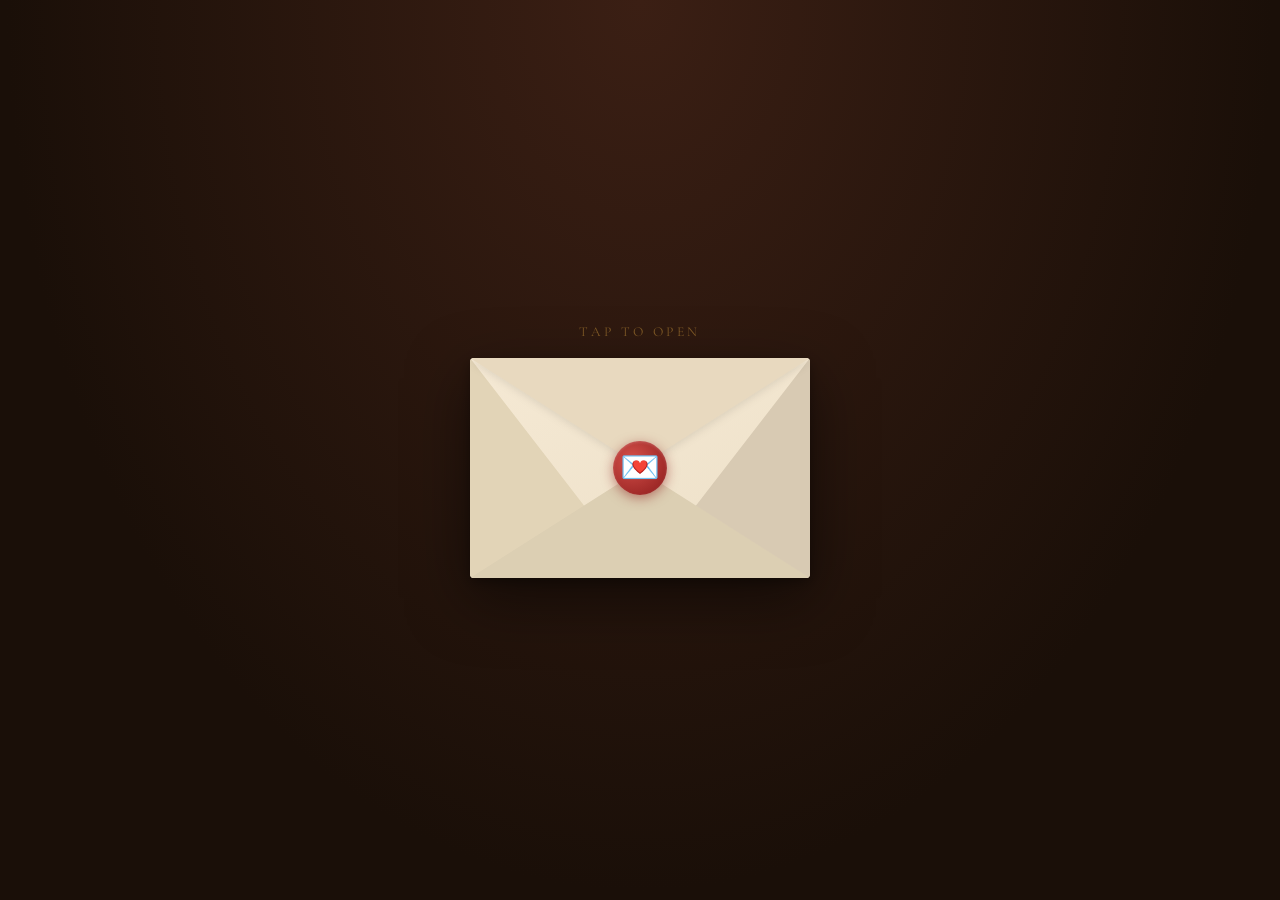
<file: sendLetter/index.html>
<!DOCTYPE html>
<html lang="en">

<head>
    <meta charset="UTF-8">
    <meta name="viewport" content="width=device-width, initial-scale=1.0">
    <title>this is for you</title>
    <link
        href="https://fonts.googleapis.com/css2?family=Cormorant+Garamond:ital,wght@0,300;0,400;1,300;1,400&family=Pinyon+Script&display=swap"
        rel="stylesheet">
    <link rel="stylesheet" href="style.css">

</head>

<body>

    <!-- Floating petals -->
    <div class="petal" style="left:8%;animation-duration:7s;animation-delay:0s;font-size:0.7rem;">🌹</div>
    <div class="petal" style="left:16%;animation-duration:7s;animation-delay:0s;font-size:0.7rem;">❤️</div>
    <div class="petal" style="left:22%;animation-duration:9s;animation-delay:1.5s;font-size:0.5rem;">✿</div>
    <div class="petal" style="left:30%;animation-duration:9s;animation-delay:1.5s;font-size:0.5rem;">💞</div>
    <div class="petal" style="left:38%;animation-duration:6s;animation-delay:3s;">🌸</div>
    <div class="petal" style="left:44%;animation-duration:6s;animation-delay:3s;">💘</div>
    <div class="petal" style="left:55%;animation-duration:8s;animation-delay:0.8s;font-size:0.6rem;">❀</div>
    <div class="petal" style="left:63%;animation-duration:8s;animation-delay:0.8s;font-size:0.6rem;">🥰</div>
    <div class="petal" style="left:70%;animation-duration:7.5s;animation-delay:2.2s;">🌹</div>
    <div class="petal" style="left:77%;animation-duration:7.5s;animation-delay:2.2s;">💖</div>
    <div class="petal" style="left:85%;animation-duration:10s;animation-delay:0.3s;font-size:0.5rem;">✿</div>
    <div class="petal" style="left:88%;animation-duration:10s;animation-delay:0.3s;font-size:0.5rem;">💝</div>
    <div class="petal" style="left:92%;animation-duration:6.5s;animation-delay:4s;font-size:0.6rem;">🌸</div>
    <div class="petal" style="left:99%;animation-duration:6.5s;animation-delay:4s;font-size:0.6rem;">💌</div>

    <div class="envelope-scene">
        <p class="open-hint">tap to open</p>

        <div class="envelope" id="envelope" onclick="openEnvelope()">
            <div class="env-body">
                <div class="env-left"></div>
                <div class="env-right"></div>
                <div class="env-bottom"></div>
                <div class="env-flap"></div>
                <div class="seal">💌</div>
            </div>
        </div>

        <!-- Letter -->
        <div class="letter-wrap" id="letter">
            <div class="letter-paper">
                <span class="corner-rose tl">❦</span>
                <span class="corner-rose tr">❦</span>
                <span class="corner-rose bl">❦</span>
                <span class="corner-rose br">❦</span>

                <div class="ornament">❧❤️ For You ❤️❧</div>

                <div class="letter-date" id="letter-date"></div>

                <div class="letter-salutation">
                    <pre class="pre-word">My Dearest,
                     <!-- piu ❤️ -->
                </pre>
                </div>

                <div class="letter-body">
                    <p>
                        There are words I have rehearsed a hundred times, yet whenever you are near, they dissolve into
                        silence — because no sentence feels worthy of what you mean to me. So I write this instead,
                        hoping that ink and paper can carry what my voice sometimes cannot.
                    </p>
                    <p>
                        You are the kind of person who makes ordinary moments feel like <em>gifts</em>. A shared glance.
                        The sound of your laughter. The way you say my name. Each of these small things has quietly
                        rearranged the furniture of my heart, and I find I would not have it any other way.
                    </p>
                    <p>
                        I do not know what the future holds, but I know this: wherever it leads, I want you to be there
                        — not because I am afraid of being alone, but because everything is simply <em>better</em> when
                        it is shared with you. You make me want to be more patient, more present, more tender with the
                        world.
                    </p>
                    <p>
                        So this letter is not an ending, nor a grand declaration. It is just a small, honest note to
                        say: <em>I see you. I choose you. And I am so glad you are mine.</em>
                    </p>
                </div>

                <div class="letter-closing">With all of my love,</div>
                <div class="letter-signature">Always yours ♡</div>

                <div class="heart-divider">· · · ♥ · · ·</div>
            </div>
        </div>
    </div>

    <script src="script.js"></script>
</body>

</html>
</file>
<file: sendLetter/style.css>
*,
*::before,
*::after {
    box-sizing: border-box;
    margin: 0;
    padding: 0;
}

:root {
    --cream: #fdf6ec;
    --parchment: #f5e9d4;
    --ink: #2c1a0e;
    --rose: #b5404a;
    --gold: #c9943a;
    --blush: #e8c4b8;
    --shadow: rgba(44, 26, 14, 0.12);
}

html,
body {
    min-height: 100%;
    background-color: #1a0f08;
}

body {
    font-family: "Cormorant Garamond", serif;
    background: radial-gradient(ellipse at 50% 0%, #3b1f14 0%, #1a0f08 70%);
    display: flex;
    align-items: center;
    justify-content: center;
    padding: 60px 20px;
    min-height: 100vh;
    position: relative;
    overflow-x: hidden;
}

/* Floating petals */
.petal {
    position: fixed;
    font-size: 1rem;
    opacity: 0;
    pointer-events: none;
    animation: fall linear infinite;
    user-select: none;
}

@keyframes fall {
    0% {
        transform: translateY(-40px) rotate(0deg);
        opacity: 0;
    }

    10% {
        opacity: 0.5;
    }

    90% {
        opacity: 0.3;
    }

    100% {
        transform: translateY(110vh) rotate(540deg);
        opacity: 0;
    }
}

/* Envelope wrapper */
.envelope-scene {
    perspective: 1200px;
    display: flex;
    flex-direction: column;
    align-items: center;
}

.open-hint {
    color: #c9943a88;
    font-family: "Cormorant Garamond", serif;
    font-size: 0.85rem;
    letter-spacing: 0.25em;
    text-transform: uppercase;
    margin-bottom: 18px;
    opacity: 0;
    animation: fadeUp 1s 2.2s forwards;
}

@keyframes fadeUp {
    from {
        opacity: 0;
        transform: translateY(8px);
    }

    to {
        opacity: 1;
        transform: translateY(0);
    }
}

/* The envelope */
.envelope {
    width: 340px;
    height: 220px;
    position: relative;
    cursor: pointer;
    transform-style: preserve-3d;
    transition: transform 0.3s;
    animation: envAppear 1s 0.4s both;
}

@keyframes envAppear {
    from {
        opacity: 0;
        transform: translateY(30px) scale(0.92);
    }

    to {
        opacity: 1;
        transform: translateY(0) scale(1);
    }
}

.envelope:hover {
    transform: translateY(-4px) scale(1.01);
}

.envelope.opened {
    animation: envFly 0.8s 0.1s forwards;
}

@keyframes envFly {
    to {
        opacity: 0;
        transform: translateY(-60px) scale(0.85);
    }
}

.env-body {
    width: 100%;
    height: 100%;
    background: linear-gradient(160deg, #f5e9d4, #ede0c8);
    border-radius: 4px;
    box-shadow:
        0 20px 60px rgba(0, 0, 0, 0.5),
        0 4px 12px rgba(0, 0, 0, 0.3);
    position: relative;
    overflow: hidden;
}

/* Envelope flap */
.env-flap {
    position: absolute;
    top: 0;
    left: 0;
    right: 0;
    height: 0;
    border-left: 170px solid transparent;
    border-right: 170px solid transparent;
    border-top: 108px solid #e8d9bf;
    filter: drop-shadow(0 2px 4px rgba(0, 0, 0, 0.1));
    transform-origin: top;
    transition: transform 0.6s cubic-bezier(0.4, 0, 0.2, 1);
    z-index: 2;
}

.envelope.flap-open .env-flap {
    transform: rotateX(180deg);
}

/* Envelope bottom triangles */
.env-bottom {
    position: absolute;
    bottom: 0;
    left: 0;
    right: 0;
    height: 0;
    border-left: 170px solid transparent;
    border-right: 170px solid transparent;
    border-bottom: 108px solid #dccfb3;
}

.env-left {
    position: absolute;
    bottom: 0;
    left: 0;
    width: 0;
    height: 0;
    border-bottom: 220px solid #e2d4b7;
    border-right: 170px solid transparent;
}

.env-right {
    position: absolute;
    bottom: 0;
    right: 0;
    width: 0;
    height: 0;
    border-bottom: 220px solid #d8cab3;
    border-left: 170px solid transparent;
}

/* Wax seal */
.seal {
    position: absolute;
    top: 50%;
    left: 50%;
    transform: translate(-50%, -50%);
    width: 54px;
    height: 54px;
    background: radial-gradient(circle at 35% 35%, #d4504a, #8b1a1a);
    border-radius: 50%;
    box-shadow:
        0 3px 12px rgba(139, 26, 26, 0.5),
        inset 0 1px 3px rgba(255, 255, 255, 0.2);
    display: flex;
    align-items: center;
    justify-content: center;
    font-size: 2rem;
    z-index: 3;
    transition: transform 0.3s;
}

.envelope:hover .seal {
    transform: translate(-50%, -50%) scale(1.08);
}

/* ── LETTER ── */
.letter-wrap {
    display: none;
    opacity: 0;
    transform: translateY(40px);
    transition:
        opacity 0.8s,
        transform 0.8s;
    width: min(680px, 94vw);
}

.letter-wrap.visible {
    display: block;
}

.letter-wrap.animate {
    opacity: 1;
    transform: translateY(0);
}

.letter-paper {
    background: var(--cream);
    /* background: pink; */
    border-radius: 2px;
    box-shadow:
        0 30px 80px rgba(0, 0, 0, 0.55),
        0 6px 20px rgba(0, 0, 0, 0.3);
    padding: 64px 72px 72px;
    position: relative;
    overflow: hidden;
}

/* Paper texture lines */
.letter-paper::before {
    content: "";
    position: absolute;
    inset: 0;
    background-image: repeating-linear-gradient(transparent,
            transparent 31px,
            #e8dcc866 32px);
    background-position: 0 72px;
    pointer-events: none;
}

/* Left margin line */
.letter-paper::after {
    content: "";
    position: absolute;
    top: 0;
    bottom: 0;
    left: 88px;
    width: 1px;
    background: #e0c8b033;
}

/* Corner roses */
.corner-rose {
    position: absolute;
    font-size: 2rem;
    opacity: 0.18;
    line-height: 1;
}

.corner-rose.tl {
    top: 16px;
    left: 16px;
}

.corner-rose.tr {
    top: 16px;
    right: 16px;
    transform: scaleX(-1);
}

.corner-rose.bl {
    bottom: 16px;
    left: 16px;
    transform: scaleY(-1);
}

.corner-rose.br {
    bottom: 16px;
    right: 16px;
    transform: scale(-1, -1);
}

/* Decorative top ornament */
.ornament {
    text-align: center;
    font-family: "Pinyon Script", cursive;
    font-size: 2.8rem;
    color: var(--rose);
    opacity: 0.7;
    margin-bottom: 28px;
    line-height: 1;
}

.letter-date {
    font-size: 0.82rem;
    letter-spacing: 0.18em;
    text-transform: uppercase;
    color: var(--gold);
    margin-bottom: 36px;
    opacity: 0.8;
}

.letter-salutation,
.pre-word {
    font-family: "Pinyon Script", cursive;
    font-size: 2.2rem;
    color: var(--rose);
    margin-bottom: 20px;
    line-height: 1.2;
}

.letter-body {
    font-size: 1.08rem;
    line-height: 2;
    color: var(--ink);
    font-weight: 300;
}

.letter-body p {
    margin-bottom: 1.5em;
}

.letter-body em {
    font-style: italic;
    color: #5a2d1a;
}

.letter-closing {
    margin-top: 40px;
    font-family: "Pinyon Script", cursive;
    font-size: 1.8rem;
    color: var(--ink);
    opacity: 0.85;
}

.letter-signature {
    font-family: "Pinyon Script", cursive;
    font-size: 3rem;
    color: var(--rose);
    margin-top: 4px;
    line-height: 1.1;
}

/* Bottom heart divider */
.heart-divider {
    text-align: center;
    margin: 32px 0 0;
    font-size: 0.9rem;
    color: var(--rose);
    opacity: 0.4;
    letter-spacing: 0.5em;
}

@media (max-width: 560px) {
    .letter-paper {
        padding: 44px 32px 52px;
    }

    .letter-paper::after {
        left: 0;
    }

    .letter-body {
        font-size: 1rem;
        line-height: 1.9;
    }
}
</file>
